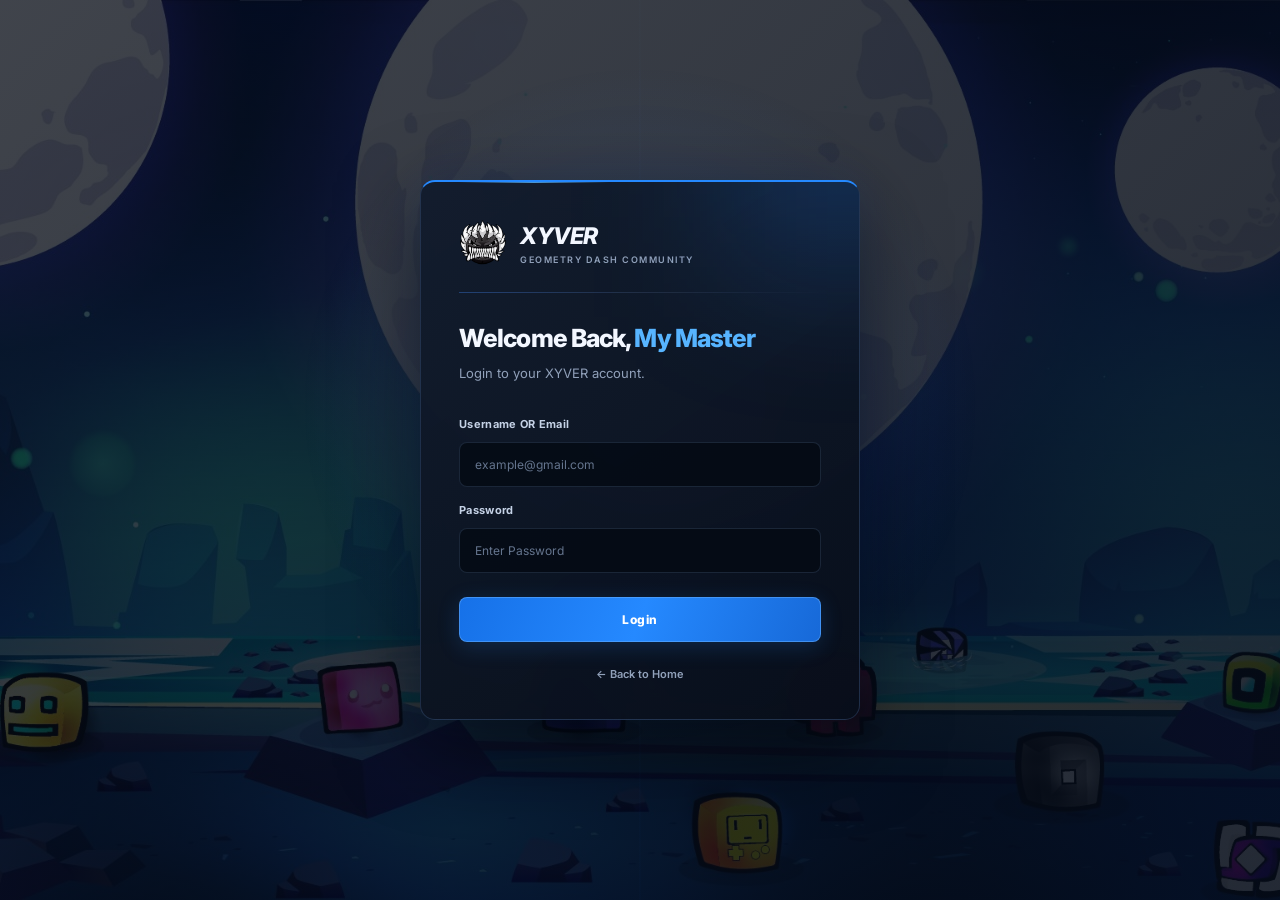
<file: login.html>
<!DOCTYPE html>
<html lang="id">
<head>
  <meta charset="UTF-8">
  <meta name="viewport" content="width=device-width, initial-scale=1.0">
  <meta name="referrer" content="strict-origin-when-cross-origin">
  <title>Login | XYVER</title>
  <link rel="stylesheet" href="styleLogin.css">
  <link rel="icon" type="image/png" href="icon1.png">
</head>

<body>

  <div class="login-box">

    <div class="login-brand">
  <img src="icon1.png" alt="XYVER Logo" class="brand-logo">

  <div class="brand-copy">
    <strong>XYVER</strong>
    <small>GEOMETRY DASH COMMUNITY</small>
  </div>
</div>

    <div class="login-divider"></div>

    <h2>Welcome Back, <span>My Master</span></h2>
    <p>Login to your XYVER account.</p>

    <form id="login-form">

      <label for="login-email">Username OR Email</label>
      <input
        type="text"
        id="login-email"
        placeholder="example@gmail.com"
        autocomplete="email"
        pattern="[a-zA-Z0-9._%+-]+@gmail.com"
        required
      >

      <label for="login-password">Password</label>
      <input
        type="password"
        id="login-password"
        placeholder="Enter Password"
      >

      <div id="login-error"></div>
      <div id="login-success"></div>

      <button type="submit">Login</button>

    </form>

    <a href="index.html" class="back-home">
      ← Back to Home
    </a>

  </div>

  <script src="login.js"></script>

</body>
</html>
</file>
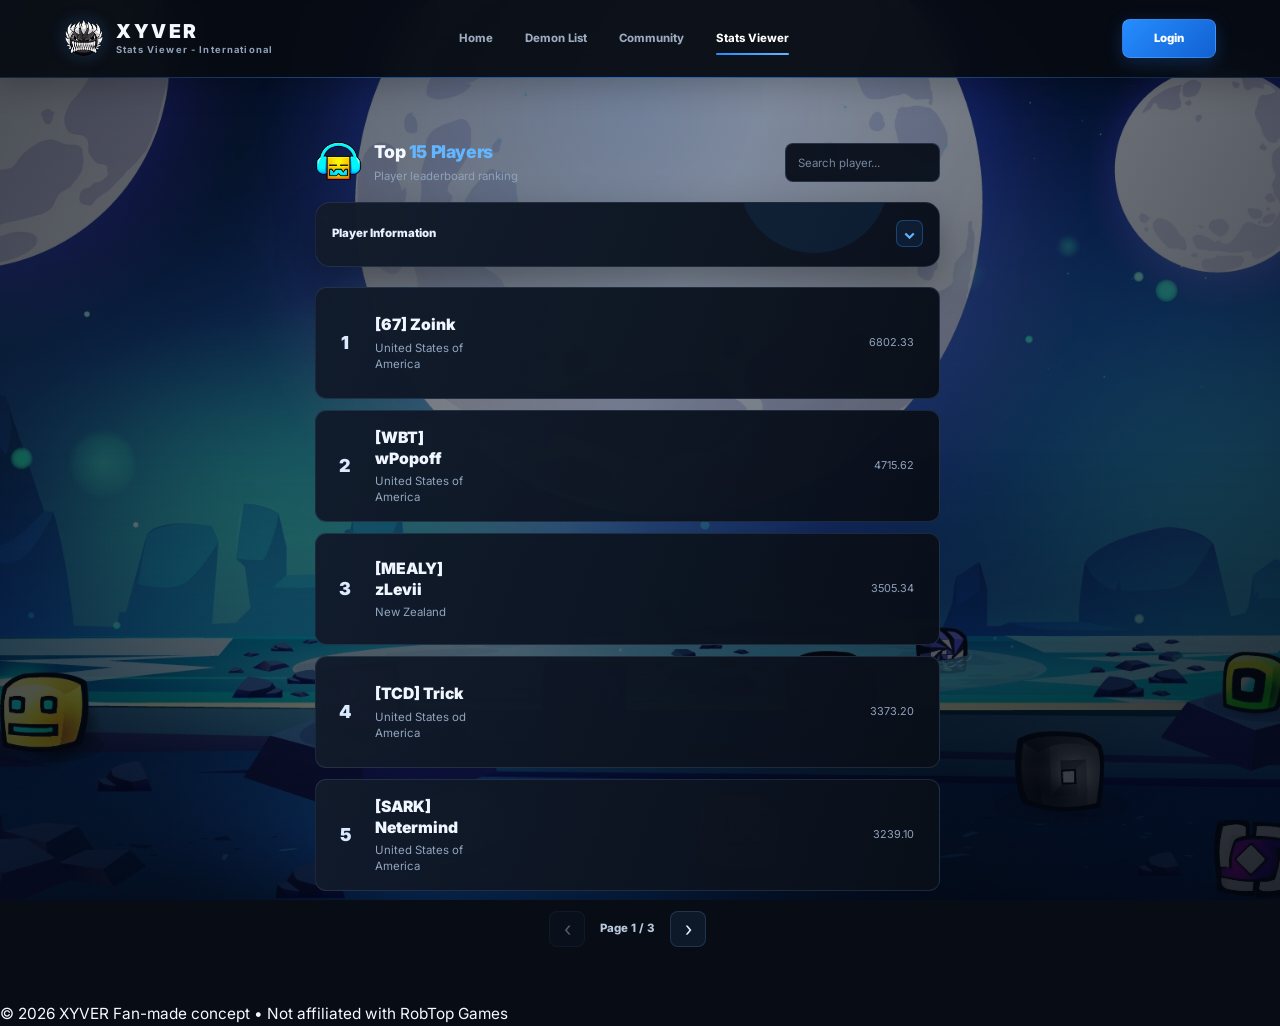
<file: players.html>
<!DOCTYPE html>
<html lang="id">
<head>
  <meta charset="UTF-8">
  <meta name="viewport" content="width=device-width, initial-scale=1.0">
  <meta name="description" content="XYVER Stats Viewer - International">
  <title>XYVER — Stats Viewer - International</title>
  <link rel="stylesheet" href="style.css">
  <link rel="preconnect" href="https://fonts.googleapis.com">
  <link rel="preconnect" href="https://fonts.gstatic.com" crossorigin>
  <link href="https://fonts.googleapis.com/css2?family=Inter:wght@400;500;600;700;800;900&display=swap" rel="stylesheet">
  <link rel="icon" type="image/png" href="icon1.png">
</head>

<body>
  <header class="navbar">
    <a class="brand" href="index.html">
      <img class="brand-logo" src="./icon1.png" alt="XYVER Logo">

      <span class="brand-copy">
        <strong>XYVER</strong>
        <small>Stats Viewer - International</small>
      </span>
    </a>

    <nav class="nav-links">
      <a href="index.html">Home</a>
      <a href="index.html#levels">Demon List</a>
      <a href="index.html#community">Community</a>
      <a class="active" href="players.html">Stats Viewer</a>
    </nav>

    <div class="nav-actions">
      <a class="login-button" href="login.html">Login</a>
    </div>
  </header>

  <main class="page-layout stats-page-layout">

    <aside class="empty-column"></aside>

    <section class="main-column">

      <section class="levels-panel">

        <div class="levels-heading">

          <div class="section-heading compact">
            <img src="iconplayer.png" alt="" class="level-list-icon">

            <div>
              <h2>Top <span>15 Players</span></h2>
              <p>Player leaderboard ranking</p>
            </div>
          </div>

          <div class="level-tools">
            <input
              id="player-search"
              type="search"
              placeholder="Search player..."
              aria-label="Search player"
            >
          </div>

        </div>

        <section class="level-details panel" id="player-details">

          <button
            class="details-toggle"
            id="player-details-toggle"
            type="button"
            aria-expanded="false"
          >
            Player Information
          </button>

          <div
            class="details-content"
            id="player-details-content"
            hidden
          >
            <div id="player-information">
              <p>Select a player to view their information.</p>
            </div>
          </div>

        </section>


        <div class="level-list" id="player-list-full"></div>

        <div class="pagination">

          <button id="prev-player-page" type="button">
            ‹
          </button>

          <span id="player-page-label">Page 1 / 15</span>

          <button id="next-player-page" type="button">
            ›
          </button>

        </div>

      </section>

    </section>

    <aside class="empty-column"></aside>

  </main>


  <footer class="footer">
    <span>© 2026 XYVER</span>
    <span>Fan-made concept • Not affiliated with RobTop Games</span>
  </footer>


  <script src="players-data.js"></script>
  <script src="players.js"></script>

</body>
</html>
</file>
<file: styleLogin.css>
@import url('https://fonts.googleapis.com/css2?family=Inter:wght@400;500;600;700;800;900&display=swap');

:root {
  --bg: #070b14;
  --surface: rgba(13, 21, 36, 0.88);
  --surface-light: rgba(22, 34, 54, 0.8);
  --line: rgba(112, 143, 190, 0.18);

  --blue: #2589ff;
  --blue-light: #58b5ff;
  --blue-dark: #1260d5;

  --text: #f3f7ff;
  --muted: #91a1ba;
}

* {
  box-sizing: border-box;
}

body {
  min-height: 100vh;
  margin: 0;
  padding: 24px;

  display: flex;
  justify-content: center;
  align-items: center;

  position: relative;
  overflow: hidden;

  background:
    linear-gradient(
      135deg,
      rgba(4, 9, 19, 0.76),
      rgba(5, 12, 25, 0.88)
    ),
    url("./background2.jpeg") center / cover no-repeat fixed;

  color: var(--text);
  font-family: Inter, Arial, sans-serif;
}


body::before {
  content: "";
  position: fixed;
  inset: 0;
  pointer-events: none;

  background:
    radial-gradient(
      circle at 50% 45%,
      rgba(27, 115, 255, 0.15),
      transparent 42%
    ),
    linear-gradient(
      90deg,
      transparent 49.9%,
      rgba(74, 145, 255, 0.025) 50%,
      transparent 50.1%
    );

  z-index: 0;
}

.login-box {
  width: 100%;
  max-width: 440px;
  padding: 38px;

  position: relative;
  z-index: 1;
  overflow: hidden;

  background:
    linear-gradient(
      145deg,
      rgba(17, 27, 44, 0.94),
      rgba(8, 14, 26, 0.96)
    );

  border: 1px solid rgba(104, 151, 220, 0.22);
  border-top: 2px solid var(--blue);

  border-radius: 15px;

  box-shadow:
    0 25px 80px rgba(0, 0, 0, 0.55),
    0 0 45px rgba(22, 112, 255, 0.08);

  backdrop-filter: blur(14px);

  animation: cardEnter 700ms cubic-bezier(.2, .8, .2, 1) both;
}

.login-box::before {
  content: "";
  position: absolute;

  width: 230px;
  height: 230px;

  top: -145px;
  right: -100px;

  background: rgba(37, 137, 255, 0.22);
  filter: blur(75px);

  pointer-events: none;
}

.login-box::after {
  content: "";
  position: absolute;

  width: 150px;
  height: 1px;

  top: 0;
  left: 38px;

  background: linear-gradient(
    90deg,
    transparent,
    var(--blue-light),
    transparent
  );

  opacity: 0.8;
}

@keyframes cardEnter {
  from {
    opacity: 0;
    transform: translateY(18px) scale(0.98);
  }

  to {
    opacity: 1;
    transform: translateY(0) scale(1);
  }
}

.login-brand {
  display: flex;
  align-items: center;
  gap: 13px;

  margin-bottom: 24px;
}

.brand-mark {
  width: 46px;
  height: 46px;

  display: grid;
  place-items: center;

  color: white;
  font-size: 27px;
  font-weight: 900;
  font-style: italic;

  background: linear-gradient(
    135deg,
    #58b5ff,
    #1260d5
  );

  clip-path: polygon(
    0 100%,
    28% 0,
    55% 47%,
    100% 0,
    77% 100%,
    49% 62%,
    30% 100%
  );

  filter: drop-shadow(0 0 12px rgba(37, 137, 255, 0.35));
}

.brand-copy {
  display: grid;
  gap: 4px;
}

.brand-copy strong {
  font-size: 24px;
  font-weight: 900;
  font-style: italic;
  letter-spacing: -1px;
}

.brand-copy small {
  color: var(--muted);
  font-size: 9px;
  font-weight: 600;
  letter-spacing: 1.5px;
}

.login-divider {
  height: 1px;
  margin-bottom: 29px;

  background: linear-gradient(
    90deg,
    rgba(65, 137, 255, 0.35),
    var(--line),
    transparent
  );
}

.login-box h2 {
  margin: 0 0 9px;

  font-size: 25px;
  font-weight: 800;
  letter-spacing: -0.9px;
  line-height: 1.3;
}

.login-box h2 span {
  color: var(--blue-light);
}

.login-box > p {
  margin: 0 0 28px;

  color: var(--muted);
  font-size: 13px;
  line-height: 1.6;
}

#login-form {
  display: flex;
  flex-direction: column;
  gap: 11px;
}

#login-form label {
  margin-top: 5px;

  color: #c5d2e6;
  font-size: 11px;
  font-weight: 700;
  letter-spacing: 0.3px;
}

#login-form input {
  width: 100%;
  padding: 14px 15px;

  color: var(--text);
  background: rgba(5, 11, 21, 0.85);

  border: 1px solid rgba(112, 143, 190, 0.2);
  border-radius: 8px;

  outline: none;
  font: inherit;
  font-size: 12px;

  transition:
    border-color 220ms ease,
    box-shadow 220ms ease,
    background 220ms ease;
}

#login-form input::placeholder {
  color: #65758e;
}

#login-form input:hover {
  border-color: rgba(72, 145, 255, 0.4);
}

#login-form input:focus {
  background: rgba(9, 19, 36, 0.95);
  border-color: var(--blue);

  box-shadow:
    0 0 0 3px rgba(37, 137, 255, 0.1),
    0 0 18px rgba(37, 137, 255, 0.08);
}

#login-error,
#login-success {
  display: none;
  align-items: center;
  gap: 10px;

  padding: 12px 14px;
  margin-top: 5px;

  border-radius: 8px;
  font-size: 11px;
  font-weight: 600;
  line-height: 1.5;

  animation: notificationIn 250ms ease both;
}

#login-error:not(:empty),
#login-success:not(:empty) {
  display: flex;
}

#login-error {
  color: #ff8796;
  background: rgba(255, 52, 78, 0.09);
  border: 1px solid rgba(255, 52, 78, 0.22);
}

#login-error::before {
  content: "!";

  width: 20px;
  height: 20px;
  flex-shrink: 0;

  display: grid;
  place-items: center;

  border-radius: 50%;
  background: rgba(255, 52, 78, 0.17);

  font-weight: 900;
}

#login-success {
  color: #63e5b8;
  background: rgba(32, 207, 155, 0.08);
  border: 1px solid rgba(32, 207, 155, 0.2);
}

#login-success::before {
  content: "✓";

  width: 20px;
  height: 20px;
  flex-shrink: 0;

  display: grid;
  place-items: center;

  border-radius: 50%;
  background: rgba(32, 207, 155, 0.16);

  font-weight: 900;
}

@keyframes notificationIn {
  from {
    opacity: 0;
    transform: translateY(-5px);
  }

  to {
    opacity: 1;
    transform: translateY(0);
  }
}

#login-form button[type="submit"] {
  position: relative;
  overflow: hidden;

  margin-top: 13px;
  padding: 14px;

  color: white;

  background: linear-gradient(
    110deg,
    #1671e8,
    #2589ff,
    #1769d8
  );

  border: 1px solid rgba(106, 178, 255, 0.5);
  border-radius: 8px;

  font-family: inherit;
  font-size: 12px;
  font-weight: 800;
  letter-spacing: 0.5px;

  cursor: pointer;

  box-shadow:
    0 5px 22px rgba(37, 137, 255, 0.18);

  transition:
    transform 220ms ease,
    box-shadow 220ms ease,
    filter 220ms ease;
}

#login-form button[type="submit"]:hover {
  filter: brightness(1.13);
  transform: translateY(-2px);

  box-shadow:
    0 8px 28px rgba(37, 137, 255, 0.3);
}

#login-form button[type="submit"]:active {
  transform: translateY(0) scale(0.99);
}

.back-home {
  display: block;

  margin-top: 25px;

  color: var(--muted);
  text-align: center;

  font-size: 11px;
  font-weight: 600;
  text-decoration: none;

  transition:
    color 200ms ease,
    transform 200ms ease;
}

.back-home:hover {
  color: var(--blue-light);
  transform: translateX(-2px);
}

@media (max-width: 480px) {
  body {
    padding: 16px;
  }

  .login-box {
    padding: 28px 23px;
  }

  .login-box h2 {
    font-size: 22px;
  }

  .brand-copy strong {
    font-size: 22px;
  }
}

@media (prefers-reduced-motion: reduce) {
  *,
  *::before,
  *::after {
    animation-duration: 0.01ms !important;
    transition-duration: 0.01ms !important;
  }
}

.brand-logo {
    width: 48px;
    height: 48px;
    object-fit: contain;
    flex-shrink: 0;
}

.brand-copy strong {
    font-size: 23px;
    font-weight: 800;
    letter-spacing: -0.5px;
}
</file>
<file: style.css>
:root {
  color-scheme: dark;

  --bg: #080c14;
  --surface: rgba(13, 19, 31, 0.94);
  --surface-light: rgba(20, 29, 45, 0.96);
  --surface-hover: rgba(27, 40, 61, 0.98);

  --blue: #258cff;
  --blue-light: #63b5ff;
  --blue-dark: #1264d8;
  --blue-glow: rgba(37, 140, 255, 0.22);

  --white: #f4f8ff;
  --text: #dce7f7;
  --muted: #91a2b9;
  --muted-soft: #64758d;

  --line: rgba(150, 184, 225, 0.13);
  --line-blue: rgba(51, 145, 255, 0.35);

  --radius: 15px;
  --shadow: 0 16px 40px rgba(0, 0, 0, 0.32);

  --text-xs: clamp(0.68rem, 0.62rem + 0.12vw, 0.75rem);
  --text-sm: clamp(0.76rem, 0.7rem + 0.18vw, 0.86rem);
  --text-base: clamp(0.86rem, 0.8rem + 0.2vw, 0.96rem);
}

* {
  margin: 0;
  padding: 0;
  box-sizing: border-box;
}

html {
  scroll-behavior: smooth;
  scroll-padding-top: 100px;
}

body {
  min-height: 100vh;
  position: relative;
  isolation: isolate;
  overflow-x: hidden;

  color: var(--white);
  font-family: "Inter", Arial, sans-serif;
  font-size: var(--text-base);
  line-height: 1.55;

  background: var(--bg);
}

body::before {
  content: "";
  position: fixed;
  inset: 0;
  z-index: -2;

  background:
    linear-gradient(
      115deg,
      rgba(4, 9, 19, 0.72),
      rgba(5, 14, 30, 0.48) 48%,
      rgba(4, 9, 19, 0.78)
    ),
    url("./background2.jpeg");

  background-position: center;
  background-size: cover;
  background-repeat: no-repeat;
  pointer-events: none;
}

body::after {
  content: "";
  position: fixed;
  inset: 0;
  z-index: -1;
  pointer-events: none;

  background:
    radial-gradient(
      circle at 50% 12%,
      rgba(25, 112, 255, 0.13),
      transparent 38%
    ),
    linear-gradient(
      180deg,
      transparent 50%,
      rgba(3, 7, 15, 0.45)
    );
}

button,
input,
select {
  font: inherit;
}

button,
a,
select {
  -webkit-tap-highlight-color: transparent;
}

a {
  color: inherit;
}

.navbar {
  width: 100%;
  min-height: 78px;
  padding: 0 5%;

  display: flex;
  align-items: center;
  gap: clamp(18px, 3vw, 44px);

  position: sticky;
  top: 0;
  z-index: 100;

  background: rgba(7, 11, 19, 0.94);
  border-bottom: 1px solid rgba(67, 145, 255, 0.18);

  box-shadow: 0 8px 30px rgba(0, 0, 0, 0.22);
  backdrop-filter: blur(16px);

  animation: navbarEnter 550ms cubic-bezier(.2,.8,.2,1) both;
}

.navbar::after {
  content: "";
  height: 1px;
  position: absolute;
  bottom: -1px;
  left: 5%;
  right: 5%;

  background: linear-gradient(
    90deg,
    transparent,
    rgba(48, 145, 255, 0.65),
    transparent
  );
}

.brand {
  display: flex;
  align-items: center;
  gap: 12px;
  flex-shrink: 0;

  color: var(--white);
  text-decoration: none;
}

.brand-logo {
  width: 40px;
  height: 40px;
  object-fit: contain;
  filter: drop-shadow(0 0 8px rgba(60, 155, 255, 0.25));
}

.brand-copy {
  display: flex;
  flex-direction: column;
  gap: 2px;
}

.brand-copy strong {
  font-size: 1.2rem;
  line-height: 1.1;
  font-weight: 900;
  letter-spacing: 2.5px;
}

.brand-copy small {
  color: var(--muted);
  font-size: 0.59rem;
  line-height: 1.3;
  letter-spacing: 1.15px;
  font-weight: 700;
}

.nav-links {
  display: flex;
  align-items: center;
  justify-content: center;
  gap: clamp(17px, 2.5vw, 34px);
  margin: 0 auto;
}

.nav-links a {
  position: relative;
  padding: 9px 0;

  color: #9cabc0;
  text-decoration: none;

  font-size: var(--text-xs);
  font-weight: 750;

  transition: color 220ms ease;
}

.nav-links a::after {
  content: "";
  height: 2px;
  width: 0;

  position: absolute;
  left: 0;
  bottom: 1px;

  border-radius: 5px;
  background: linear-gradient(90deg, var(--blue), var(--blue-light));

  transition: width 260ms cubic-bezier(.2,.8,.2,1);
}

.nav-links a:hover,
.nav-links a.active {
  color: white;
}

.nav-links a:hover::after,
.nav-links a.active::after {
  width: 100%;
}

.nav-actions {
  margin-left: auto;
  flex-shrink: 0;
}

.login-button {
  min-width: 94px;
  min-height: 39px;
  padding: 9px 19px;

  display: inline-flex;
  align-items: center;
  justify-content: center;

  border: 1px solid rgba(255,255,255,.12);
  border-radius: 8px;

  color: white;
  background: linear-gradient(135deg, #268dff, #1261d1);
  text-decoration: none;

  font-size: var(--text-xs);
  font-weight: 850;

  box-shadow: 0 5px 18px rgba(37, 140, 255, 0.22);

  transition:
    transform 220ms ease,
    box-shadow 220ms ease,
    background 220ms ease;
}

.login-button:hover {
  transform: translateY(-2px);
  background: linear-gradient(135deg, #48a4ff, #1975e9);
  box-shadow: 0 8px 24px rgba(37, 140, 255, 0.36);
}

.page-layout {
  width: min(1450px, 92%);
  margin: 32px auto 55px;

  display: grid;
  grid-template-columns:
    minmax(205px, 245px)
    minmax(0, 1fr)
    minmax(230px, 270px);

  gap: clamp(14px, 1.5vw, 22px);
  align-items: start;
}

.panel {
  min-width: 0;
  position: relative;
  overflow: hidden;

  background:
    linear-gradient(
      145deg,
      rgba(19, 28, 43, 0.97),
      rgba(9, 15, 26, 0.97)
    );

  border: 1px solid var(--line);
  border-radius: var(--radius);

  box-shadow: var(--shadow);

  transition:
    border-color 240ms ease,
    box-shadow 240ms ease,
    transform 240ms ease;
}

.panel:hover {
  border-color: rgba(72, 155, 255, 0.28);
}

.main-column,
.players-panel,
.right-column {
  min-width: 0;
  animation: sectionEnter 650ms cubic-bezier(.2,.8,.2,1) both;
}

.players-panel { animation-delay: 70ms; }
.main-column { animation-delay: 140ms; }
.right-column { animation-delay: 210ms; }

.section-heading {
  display: flex;
  align-items: center;
  gap: 12px;
  min-width: 0;
}

.section-heading h2,
.panel-title h2 {
  color: var(--white);
  font-size: clamp(0.98rem, 0.9rem + 0.25vw, 1.12rem);
  line-height: 1.3;
  font-weight: 850;
  letter-spacing: -0.4px;
}

.section-heading h2 span,
.panel-title h2 span {
  color: var(--blue-light);
}

.section-heading p {
  margin-top: 4px;
  color: var(--muted);
  font-size: var(--text-xs);
  line-height: 1.45;
}

.heading-icon {
  flex: 0 0 auto;
  color: var(--blue-light);
  font-size: 1.45rem;
  line-height: 1;
}

.heading-image {
  width: 50px;
  height: 50px;
  flex: 0 0 auto;
  object-fit: contain;
  filter: drop-shadow(0 0 7px rgba(37, 140, 255, 0.25));
}

.players-panel {
  position: sticky;
  top: 96px;
  padding: 19px 15px;
}

.player-list {
  margin-top: 20px;
  display: flex;
  flex-direction: column;
  gap: 8px;
  list-style: none;
}

.player-row {
  min-height: 53px;
  padding: 9px 10px;

  display: flex;
  align-items: center;
  gap: 10px;

  position: relative;
  overflow: hidden;

  border: 1px solid rgba(150, 184, 225, 0.055);
  border-radius: 10px;

  background: linear-gradient(
    110deg,
    rgba(255,255,255,.045),
    rgba(255,255,255,.018)
  );

  transition:
    transform 220ms ease,
    background 220ms ease,
    border-color 220ms ease;
}

.player-row::before {
  content: "";
  width: 2px;
  position: absolute;
  left: 0;
  top: 20%;
  bottom: 20%;

  border-radius: 5px;
  background: var(--blue);
  opacity: 0;

  transition: opacity 220ms ease;
}

.player-row:hover {
  transform: translateX(4px);
  border-color: rgba(48, 145, 255, 0.25);
  background: rgba(37, 140, 255, 0.085);
}

.player-row:hover::before {
  opacity: 1;
}

.player-rank {
  width: 23px;
  flex: 0 0 23px;

  color: var(--blue-light);
  font-size: var(--text-xs);
  font-weight: 900;
  text-align: center;
}

.player-details {
  min-width: 0;
  flex: 1;

  display: flex;
  flex-direction: column;
  gap: 3px;
}

.player-name-line {
  min-width: 0;
  display: flex;
  justify-content: space-between;
  align-items: center;
  gap: 6px;
}

.player-name {
  min-width: 0;
  overflow: hidden;

  color: #edf5ff;
  font-size: var(--text-xs);
  font-weight: 800;

  text-overflow: ellipsis;
  white-space: nowrap;
}

.player-score {
  flex: 0 0 auto;
  color: var(--blue-light);
  font-size: 0.66rem;
  font-weight: 800;
  white-space: nowrap;
}

.player-country {
  color: var(--muted-soft);
  font-size: 0.66rem;
  line-height: 1.3;
}

.hero {
  min-width: 0;
  padding: clamp(15px, 1.6vw, 22px);

  display: grid;
  grid-template-columns: minmax(0, 1.05fr) minmax(0, .95fr);
  gap: clamp(16px, 1.8vw, 25px);

  overflow: hidden;
}

.hero::before {
  content: "";
  width: 330px;
  height: 330px;

  position: absolute;
  top: -210px;
  right: -100px;

  border-radius: 50%;
  background: radial-gradient(
    circle,
    rgba(37, 140, 255, 0.15),
    transparent 70%
  );

  pointer-events: none;
}

.hero-art {
  min-width: 0;
  min-height: 275px;

  position: relative;
  overflow: hidden;

  border: 1px solid rgba(92, 159, 255, 0.2);
  border-radius: 11px;

  background: #050912;
  box-shadow: 0 10px 28px rgba(0,0,0,.3);
}

.hero-art::after {
  content: "";
  position: absolute;
  inset: 0;
  z-index: 1;
  pointer-events: none;

  border-radius: inherit;
  box-shadow: inset 0 0 35px rgba(0,0,0,.2);
}

.hero-art iframe {
  width: 100%;
  height: 100%;
  min-height: 275px;

  position: absolute;
  inset: 0;
  border: 0;
}

.rank-badge {
  position: absolute;
  top: 12px;
  left: 12px;
  z-index: 2;

  min-width: 36px;
  padding: 6px 10px;

  border: 1px solid rgba(255,255,255,.2);
  border-radius: 7px;

  color: white;
  background: linear-gradient(135deg, #278fff, #155fc8);

  font-size: var(--text-xs);
  font-weight: 900;
  text-align: center;

  box-shadow: 0 4px 16px rgba(37, 140, 255, .3);
}

.hero-info {
  min-width: 0;
  display: flex;
  flex-direction: column;
  justify-content: center;
  position: relative;
  z-index: 2;
}

.eyebrow {
  color: var(--blue-light);
  font-size: 0.68rem;
  line-height: 1.4;
  font-weight: 900;
  letter-spacing: 1.7px;
}

.hero-info h1 {
  margin-top: 7px;

  color: white;
  font-size: clamp(2.1rem, 3.1vw, 3rem);
  line-height: 1.04;
  font-weight: 900;
  letter-spacing: -1.7px;

  overflow-wrap: anywhere;
  text-shadow: 0 4px 22px rgba(37, 140, 255, 0.12);
}

.creator {
  margin-top: 7px;
  color: #9eafc5;
  font-size: var(--text-xs);
  font-weight: 650;
}

.tags {
  margin-top: 14px;
  display: flex;
  flex-wrap: wrap;
  gap: 7px;
}

.tags span {
  padding: 4px 9px;

  border: 1px solid rgba(87, 151, 226, 0.2);
  border-radius: 6px;

  color: #c9dcf5;
  background: rgba(44, 113, 192, 0.11);

  font-size: 0.66rem;
  line-height: 1.4;
  font-weight: 750;

  transition:
    border-color 200ms ease,
    background 200ms ease,
    transform 200ms ease;
}

.tags span:hover {
  transform: translateY(-2px);
  border-color: rgba(72, 155, 255, 0.5);
  background: rgba(37, 140, 255, 0.17);
}

.description {
  margin-top: 14px;
  color: #b4c3d7;
  font-size: var(--text-sm);
  line-height: 1.7;
}

.hero-footer {
  margin-top: 20px;

  display: flex;
  align-items: center;
  flex-wrap: wrap;
  gap: 16px;
}

.metric {
  display: flex;
  flex-direction: column;
  gap: 2px;
}

.metric strong {
  color: white;
  font-size: 1rem;
  line-height: 1.25;
  font-weight: 850;
}

.metric small {
  color: var(--muted);
  font-size: 0.68rem;
}

.primary-button {
  margin-left: auto;
  padding: 10px 14px;
  margin-top: 12px;

  border: 1px solid rgba(104, 174, 255, 0.28);
  border-radius: 8px;

  color: white;
  background: linear-gradient(135deg, #268dff, #155fc9);
  text-decoration: none;

  font-size: 0.68rem;
  line-height: 1.4;
  font-weight: 850;

  box-shadow: 0 5px 18px rgba(37, 140, 255, 0.18);

  transition:
    transform 220ms ease,
    box-shadow 220ms ease,
    filter 220ms ease;
}

.primary-button:hover {
  transform: translateY(-2px);
  filter: brightness(1.13);
  box-shadow: 0 8px 23px rgba(37, 140, 255, 0.32);
}

.level-details {
  margin-top: 14px;
  padding: 14px 16px 16px;

  position: relative;
  overflow: hidden;

  background: linear-gradient(
    115deg,
    rgba(18, 28, 44, .98),
    rgba(9, 15, 26, .98)
  );
}

.level-details::before {
  content: "";
  width: 150px;
  height: 150px;

  position: absolute;
  top: -100px;
  right: 8%;

  border-radius: 50%;
  background: rgba(37, 140, 255, .09);
  pointer-events: none;
}

.details-toggle {
  width: 100%;
  min-height: 29px;
  padding: 3px 0;

  display: flex;
  align-items: center;
  justify-content: space-between;
  gap: 12px;

  position: relative;
  z-index: 1;

  border: 0;
  color: #e7f1ff;
  background: transparent;

  text-align: left;
  font-family: inherit;
  font-size: var(--text-xs);
  font-weight: 850;

  cursor: pointer;
  transition: color 200ms ease;
}

.details-toggle::after {
  content: "⌄";
  width: 25px;
  height: 25px;

  display: grid;
  place-items: center;

  border: 1px solid var(--line-blue);
  border-radius: 7px;

  color: var(--blue-light);
  background: rgba(37, 140, 255, .09);

  font-size: 1rem;

  transition:
    transform 260ms ease,
    background 220ms ease;
}

.details-toggle[aria-expanded="true"]::after {
  transform: rotate(180deg);
  background: rgba(37, 140, 255, .2);
}

.details-toggle:hover {
  color: var(--blue-light);
}

.details-content {
  padding-top: 14px;
  position: relative;
  z-index: 1;
}

.details-content[hidden] {
  display: none;
}

#level-information {
  display: grid;
  gap: 10px;
}

.detail-meta-grid {
  display: grid;
  grid-template-columns: repeat(3, minmax(0, 1fr));
  gap: 9px;
}

.detail-item,
.detail-created,
.detail-song {
  min-width: 0;
  min-height: 62px;
  padding: 11px 12px;

  display: flex;
  flex-direction: column;
  justify-content: center;
  gap: 4px;

  border: 1px solid rgba(110, 157, 213, .16);
  border-radius: 9px;

  background: linear-gradient(
    135deg,
    rgba(255,255,255,.055),
    rgba(255,255,255,.018)
  );

  transition:
    border-color 200ms ease,
    background 200ms ease,
    transform 200ms ease;
}

.detail-item:hover,
.detail-created:hover,
.detail-song:hover {
  transform: translateY(-2px);
  border-color: rgba(54, 148, 255, .35);
  background: rgba(37, 140, 255, .07);
}

.detail-item span,
.detail-created span,
.detail-song span {
  color: #91a5bf;
  font-size: 0.68rem;
  line-height: 1.35;
  font-weight: 600;
}

.detail-item strong,
.detail-created strong,
.detail-song strong {
  color: #f0f6ff;
  font-size: var(--text-xs);
  line-height: 1.45;
  font-weight: 850;
  overflow-wrap: anywhere;
}

.detail-created,
.detail-song {
  min-height: 56px;
}

.levels-panel {
  margin-top: 29px;
}

.levels-heading {
  margin-bottom: 16px;

  display: flex;
  justify-content: space-between;
  align-items: center;
  gap: 15px;
}

.section-heading.compact .heading-icon {
  color: var(--blue-light);
  font-size: 1.5rem;
}

.level-tools {
  display: flex;
  gap: 8px;
}

.level-tools input,
.level-tools select {
  min-width: 0;
  height: 39px;
  padding: 0 12px;

  outline: none;
  border: 1px solid rgba(125, 166, 218, .2);
  border-radius: 8px;

  color: #e7f1ff;
  background: rgba(10, 17, 29, .96);

  font-family: inherit;
  font-size: var(--text-xs);

  transition:
    border-color 200ms ease,
    box-shadow 200ms ease,
    background 200ms ease;
}

.level-tools input {
  width: 155px;
}

.level-tools select {
  width: 120px;
  cursor: pointer;
}

.level-tools input::placeholder {
  color: #75869d;
}

.level-tools input:focus,
.level-tools select:focus {
  border-color: var(--blue);
  background: #101d31;
  box-shadow: 0 0 0 3px rgba(37, 140, 255, .12);
}

.level-tools option {
  color: white;
  background: #101827;
}

.level-list {
  display: flex;
  flex-direction: column;
  gap: 11px;
}

.level-card {
  min-height: 112px;
  padding: 12px;

  display: grid;
  grid-template-columns: 34px 112px minmax(0, 1fr) auto;
  align-items: center;
  gap: 13px;

  position: relative;
  overflow: hidden;

  border: 1px solid rgba(125, 166, 218, .16);
  border-radius: 11px;

  background: linear-gradient(
    110deg,
    rgba(17, 27, 43, .98),
    rgba(9, 15, 25, .98)
  );

  cursor: pointer;

  transition:
    transform 240ms cubic-bezier(.2,.8,.2,1),
    border-color 240ms ease,
    background 240ms ease,
    box-shadow 240ms ease;

  animation: cardEnter 380ms cubic-bezier(.2,.8,.2,1) both;
}

.level-card::before {
  content: "";
  width: 3px;

  position: absolute;
  left: 0;
  top: 18%;
  bottom: 18%;

  border-radius: 5px;
  background: linear-gradient(180deg, var(--blue-light), var(--blue-dark));

  opacity: 0;
  transform: scaleY(.4);

  transition:
    opacity 220ms ease,
    transform 220ms ease;
}

.level-card:hover {
  transform: translateY(-3px);
  border-color: rgba(58, 151, 255, .4);
  background: linear-gradient(
    110deg,
    rgba(23, 39, 61, .99),
    rgba(11, 20, 34, .99)
  );
  box-shadow: 0 10px 28px rgba(0, 0, 0, .2);
}

.level-card:hover::before {
  opacity: 1;
  transform: scaleY(1);
}

.level-card.selected {
  border-color: rgba(53, 148, 255, .68);
  background: linear-gradient(
    110deg,
    rgba(24, 51, 83, .98),
    rgba(11, 23, 40, .98)
  );
  box-shadow:
    0 0 0 1px rgba(37, 140, 255, .12),
    0 8px 26px rgba(12, 82, 165, .13);
}

.level-card.selected::before {
  opacity: 1;
  transform: scaleY(1);
}

.level-rank {
  color: #dceaff;
  font-size: 1.12rem;
  line-height: 1;
  font-weight: 900;
  text-align: center;
}

.level-thumb {
  width: 112px;
  height: 76px;

  overflow: hidden;

  display: flex;
  align-items: center;
  justify-content: center;

  border: 1px solid rgba(112, 170, 237, .2);
  border-radius: 8px;

  background: #070d17;
}

.level-thumb img {
  width: 100%;
  height: 100%;
  object-fit: cover;

  transition: transform 350ms cubic-bezier(.2,.8,.2,1);
}

.level-card:hover .level-thumb img {
  transform: scale(1.07);
}

.no-thumbnail {
  color: #7589a5;
  font-size: 0.62rem;
  font-weight: 850;
  letter-spacing: .8px;
}

.level-info {
  min-width: 0;
}

.level-name {
  color: #f0f6ff;
  font-size: clamp(0.88rem, 0.82rem + 0.2vw, 1rem);
  line-height: 1.35;
  font-weight: 900;
  overflow-wrap: anywhere;
}

.level-creator {
  margin-top: 4px;
  color: #91a5bf;
  font-size: var(--text-xs);
  line-height: 1.4;
}

.level-info .tags {
  margin-top: 7px;
}

.level-info .tags span {
  padding: 3px 7px;
  font-size: 0.62rem;
}

.level-metrics {
  display: flex;
  flex-direction: column;
  align-items: flex-end;
  gap: 6px;

  color: #8fa2bb;
  font-size: 0.68rem;
  line-height: 1.4;
  white-space: nowrap;
}

.empty-message {
  padding: 28px;

  color: #aebed2;
  border: 1px dashed rgba(90, 151, 220, .3);
  border-radius: 10px;

  background: rgba(15, 27, 44, .7);
  text-align: center;
  font-size: var(--text-sm);
}

.pagination {
  margin-top: 20px;

  display: flex;
  align-items: center;
  justify-content: center;
  gap: 15px;
}

.pagination button {
  width: 36px;
  height: 36px;

  border: 1px solid rgba(112, 170, 237, .2);
  border-radius: 8px;

  color: #e9f3ff;
  background: rgba(14, 25, 42, .96);

  font-size: 1.25rem;
  line-height: 1;

  cursor: pointer;

  transition:
    color 200ms ease,
    background 200ms ease,
    border-color 200ms ease,
    transform 200ms ease;
}

.pagination button:hover:not(:disabled) {
  color: white;
  background: var(--blue-dark);
  border-color: var(--blue);
  transform: translateY(-2px);
}

.pagination button:disabled {
  opacity: .35;
  cursor: not-allowed;
}

.pagination span {
  color: #b7c8dd;
  font-size: var(--text-xs);
  font-weight: 800;
}

.right-column {
  display: flex;
  flex-direction: column;
  gap: 15px;
}

.featured-panel,
.stats-panel {
  padding: 16px;
}

.panel-title {
  display: flex;
  align-items: center;
  gap: 9px;
}

.panel-title h2 {
  line-height: 1.4;
}

.featured-art {
  width: 100%;
  height: 150px;
  margin-top: 14px;

  overflow: hidden;

  border: 1px solid rgba(83, 151, 231, .2);
  border-radius: 9px;

  background: #070d17;
}

.featured-art img {
  width: 100%;
  height: 100%;
  object-fit: cover;

  transition: transform 400ms cubic-bezier(.2,.8,.2,1);
}

.featured-panel:hover .featured-art img {
  transform: scale(1.045);
}

.featured-panel > .eyebrow {
  margin-top: 15px;
}

.featured-panel h3 {
  margin-top: 6px;

  color: white;
  font-size: 1.5rem;
  line-height: 1.2;
  font-weight: 900;
  letter-spacing: -.6px;
}

.popular-description {
  margin-top: 14px;
  padding: 14px;

  position: relative;
  overflow: hidden;

  border: 1px solid rgba(93, 155, 226, .2);
  border-radius: 10px;

  background: linear-gradient(
    135deg,
    rgba(34, 62, 96, .25),
    rgba(255,255,255,.018)
  );
}

.popular-description::before {
  content: "";
  width: 3px;

  position: absolute;
  left: 0;
  top: 0;
  bottom: 0;

  background: linear-gradient(
    180deg,
    var(--blue-light),
    var(--blue-dark)
  );
}

.description-label {
  display: inline-block;
  margin-bottom: 9px;

  color: var(--blue-light);
  font-size: 0.62rem;
  line-height: 1.4;
  font-weight: 900;
  letter-spacing: 1.1px;
}

.popular-description p {
  margin-bottom: 10px;

  color: #afc0d5;
  font-size: var(--text-xs);
  line-height: 1.75;
}

.popular-description p:last-child {
  margin-bottom: 0;
}

.popular-description p strong {
  color: white;
  font-weight: 850;
}

.description-highlight {
  padding: 2px 6px;
  display: inline-block;

  border: 1px solid rgba(68, 153, 255, .25);
  border-radius: 4px;

  color: var(--blue-light);
  background: rgba(37, 140, 255, .13);

  font-size: 0.68rem;
  font-weight: 900;
}

.verification-info {
  margin: 11px 0;
  padding: 10px;

  display: flex;
  flex-wrap: wrap;
  align-items: center;
  gap: 7px;

  border: 1px solid rgba(93, 155, 226, .17);
  border-radius: 8px;

  background: rgba(37, 140, 255, .055);
}

.verification-info span:first-child {
  width: 100%;
  color: #8ea6c4;
  font-size: 0.62rem;
  letter-spacing: 1px;
}

.verification-info strong {
  color: white;
  font-size: .95rem;
}

.verification-date {
  margin-left: auto;
  color: var(--blue-light);
  font-size: 0.62rem;
  font-weight: 850;
}

.featured-panel > .tags {
  margin-top: 13px;
}

@keyframes navbarEnter {
  from {
    opacity: 0;
    transform: translateY(-9px);
  }

  to {
    opacity: 1;
    transform: translateY(0);
  }
}

@keyframes sectionEnter {
  from {
    opacity: 0;
    transform: translateY(13px);
  }

  to {
    opacity: 1;
    transform: translateY(0);
  }
}

@keyframes cardEnter {
  from {
    opacity: 0;
    transform: translateY(9px);
  }

  to {
    opacity: 1;
    transform: translateY(0);
  }
}

.level-switch-animate {
  animation: levelSwitch 680ms cubic-bezier(.16, 1, .3, 1) both;
  will-change: opacity, transform;
}

@keyframes levelSwitch {
  0% {
    opacity: 0;
    transform: translateY(15px) scale(.985);
    filter: blur(2px);
  }

  55% {
    opacity: .85;
    transform: translateY(-2px) scale(1.003);
    filter: blur(0);
  }

  100% {
    opacity: 1;
    transform: translateY(0) scale(1);
    filter: blur(0);
  }
}

@media (max-width: 1150px) {
  .page-layout {
    grid-template-columns:
      minmax(190px, 220px)
      minmax(0, 1fr);
  }

  .right-column {
    grid-column: 2;

    display: grid;
    grid-template-columns: repeat(2, minmax(0, 1fr));
    align-items: start;
  }

  .players-panel {
    grid-row: span 2;
  }
}

@media (max-width: 800px) {
  .navbar {
    padding: 12px 4%;
    flex-wrap: wrap;
    gap: 12px;
  }

  .nav-links {
    order: 3;
    width: 100%;

    justify-content: center;
    gap: clamp(12px, 3vw, 22px);

    padding: 5px 0 2px;
  }

  .nav-actions {
    margin-left: auto;
  }

  .page-layout {
    width: 92%;
    grid-template-columns: minmax(0, 1fr);
    margin-top: 22px;
  }

  .main-column {
    grid-row: 1;
  }

  .players-panel {
    position: static;
    grid-row: 2;
  }

  .right-column {
    grid-column: 1;
    grid-row: 3;

    grid-template-columns: repeat(2, minmax(0, 1fr));
  }
}

@media (max-width: 560px) {
  .brand-logo {
    width: 33px;
    height: 33px;
  }

  .brand-copy strong {
    font-size: 1.02rem;
  }

  .brand-copy small {
    font-size: 0.5rem;
  }

  .nav-links {
    gap: 12px;
  }

  .nav-links a {
    font-size: 0.68rem;
  }

  .hero {
    grid-template-columns: minmax(0, 1fr);
  }

  .hero-art,
  .hero-art iframe {
    min-height: 210px;
  }

  .hero-footer {
    gap: 12px;
  }

  .primary-button {
    margin-left: 0;
  }

  .levels-heading {
    align-items: flex-start;
    flex-direction: column;
  }

  .level-tools {
    width: 100%;
  }

  .level-tools input {
    flex: 1;
    width: auto;
  }

  .level-tools select {
    width: 116px;
  }

  .level-card {
    grid-template-columns: 26px 78px minmax(0, 1fr);
    gap: 9px;

    min-height: 94px;
    padding: 9px;
  }

  .level-thumb {
    width: 78px;
    height: 60px;
  }

  .level-name {
    font-size: 0.82rem;
  }

  .level-metrics {
    grid-column: 3;

    flex-direction: row;
    align-items: center;
    justify-content: flex-start;
    gap: 10px;

    margin-top: -2px;
    font-size: 0.62rem;
  }

  .right-column {
    grid-template-columns: minmax(0, 1fr);
  }

  .detail-meta-grid {
    grid-template-columns: repeat(2, minmax(0, 1fr));
  }

  .detail-item,
  .detail-created,
  .detail-song {
    min-height: 58px;
  }

  .footer {
    flex-direction: column;
    text-align: center;
  }
}

@media (max-width: 360px) {
  .detail-meta-grid {
    grid-template-columns: minmax(0, 1fr);
  }

  .nav-links {
    gap: 9px;
  }

  .nav-links a {
    font-size: 0.62rem;
  }
}

:focus-visible {
  outline: 2px solid var(--blue-light);
  outline-offset: 3px;
}

@media (prefers-reduced-motion: reduce) {
  *,
  *::before,
  *::after {
    animation-duration: 0.01ms !important;
    animation-iteration-count: 1 !important;
    transition-duration: 0.01ms !important;
    scroll-behavior: auto !important;
  }

  .level-switch-animate {
    animation: none;
    filter: none;
  }
}

.level-list-icon {
    width: 47px;
    height: 47px;
    object-fit: contain;
    flex-shrink: 0;
}

.level-tools select#list-selector {
  width: 135px;
  border-color: rgba(37, 140, 255, 0.45);
  background: linear-gradient(
    135deg,
    rgba(19, 48, 82, 0.98),
    rgba(10, 24, 43, 0.98)
  );

  color: #eaf4ff;
  font-weight: 750;
}

.level-tools select#list-selector:hover {
  border-color: var(--blue-light);
  background-color: #142b48;
}

@media (max-width: 560px) {
  .level-tools select#list-selector {
    width: 120px;
  }
}

.stats-page-layout {
  grid-template-columns:
    minmax(205px, 245px)
    minmax(0, 1fr)
    minmax(230px, 270px);
}

.empty-column {
  min-width: 0;
  min-height: 500px;
}

.stats-page-layout .main-column {
  grid-column: 2;
}

@media (max-width: 800px) {
  .stats-page-layout {
    grid-template-columns: minmax(0, 1fr);
  }

  .stats-page-layout .main-column {
    grid-column: 1;
  }

  .stats-page-layout .empty-column {
    display: none;
  }
}

#player-details {
  margin-bottom: 20px;
}

#player-details {
  margin-bottom: 20px;
}

#player-information {
  padding: 15px 5px;
}

#player-information h2 {
  margin-bottom: 18px;
}

#player-information .detail-meta-grid {
  gap: 15px;
  margin-bottom: 20px;
}

#player-information .detail-item {
  padding: 12px;
}

#player-information .detail-created {
  margin-top: 15px;
  line-height: 1.7;
}
</file>
